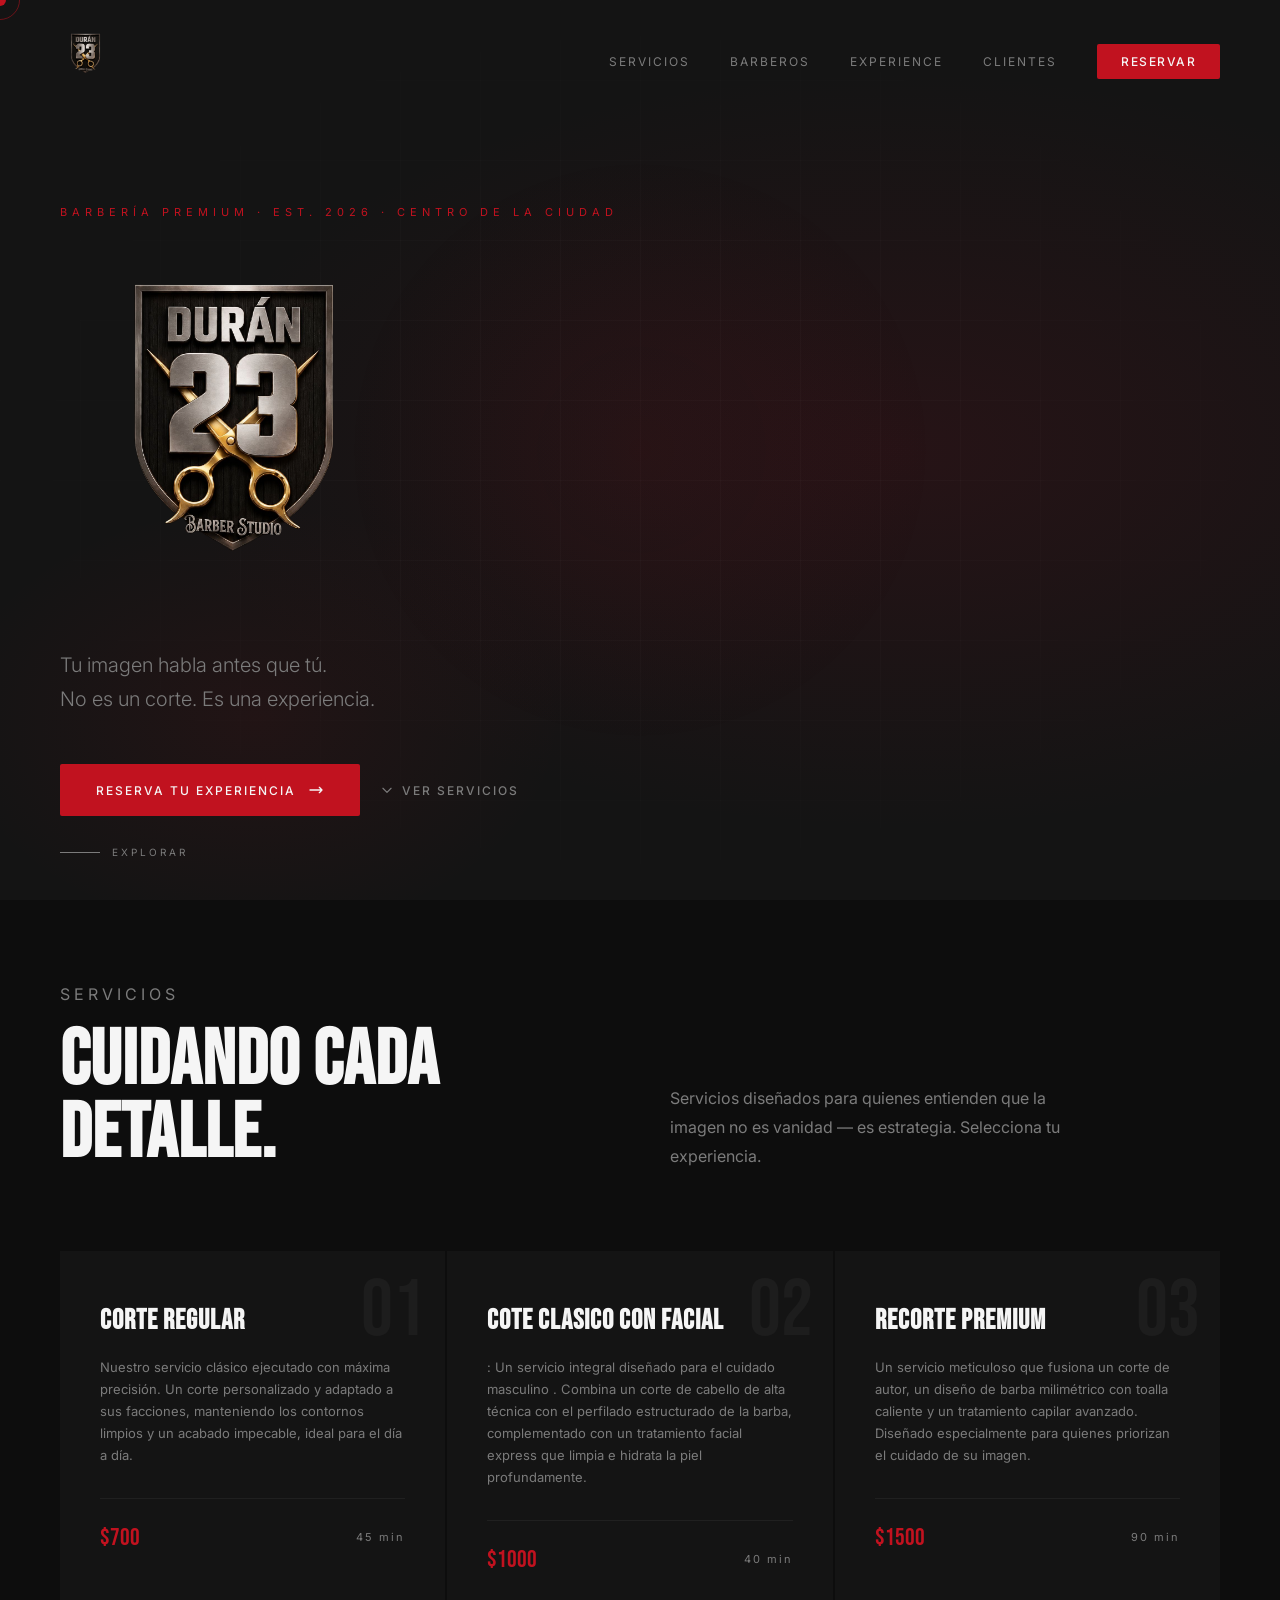
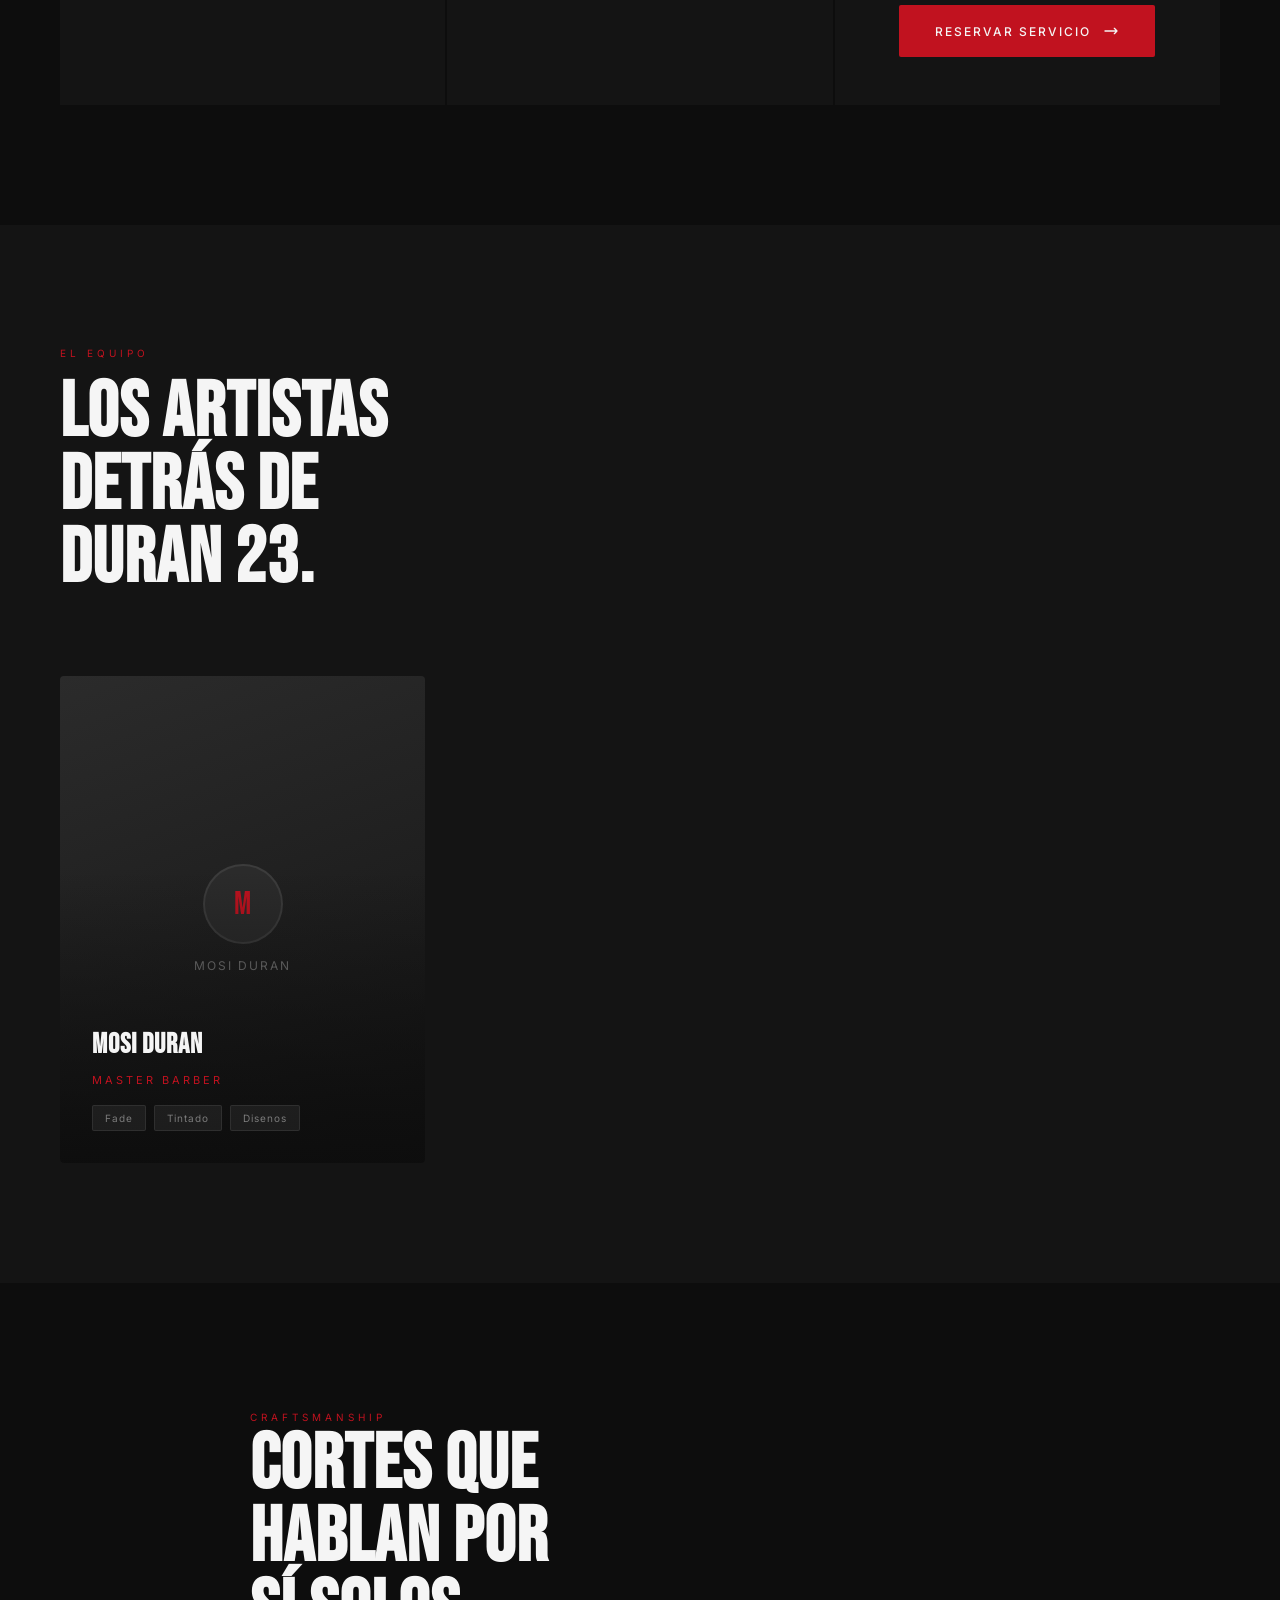
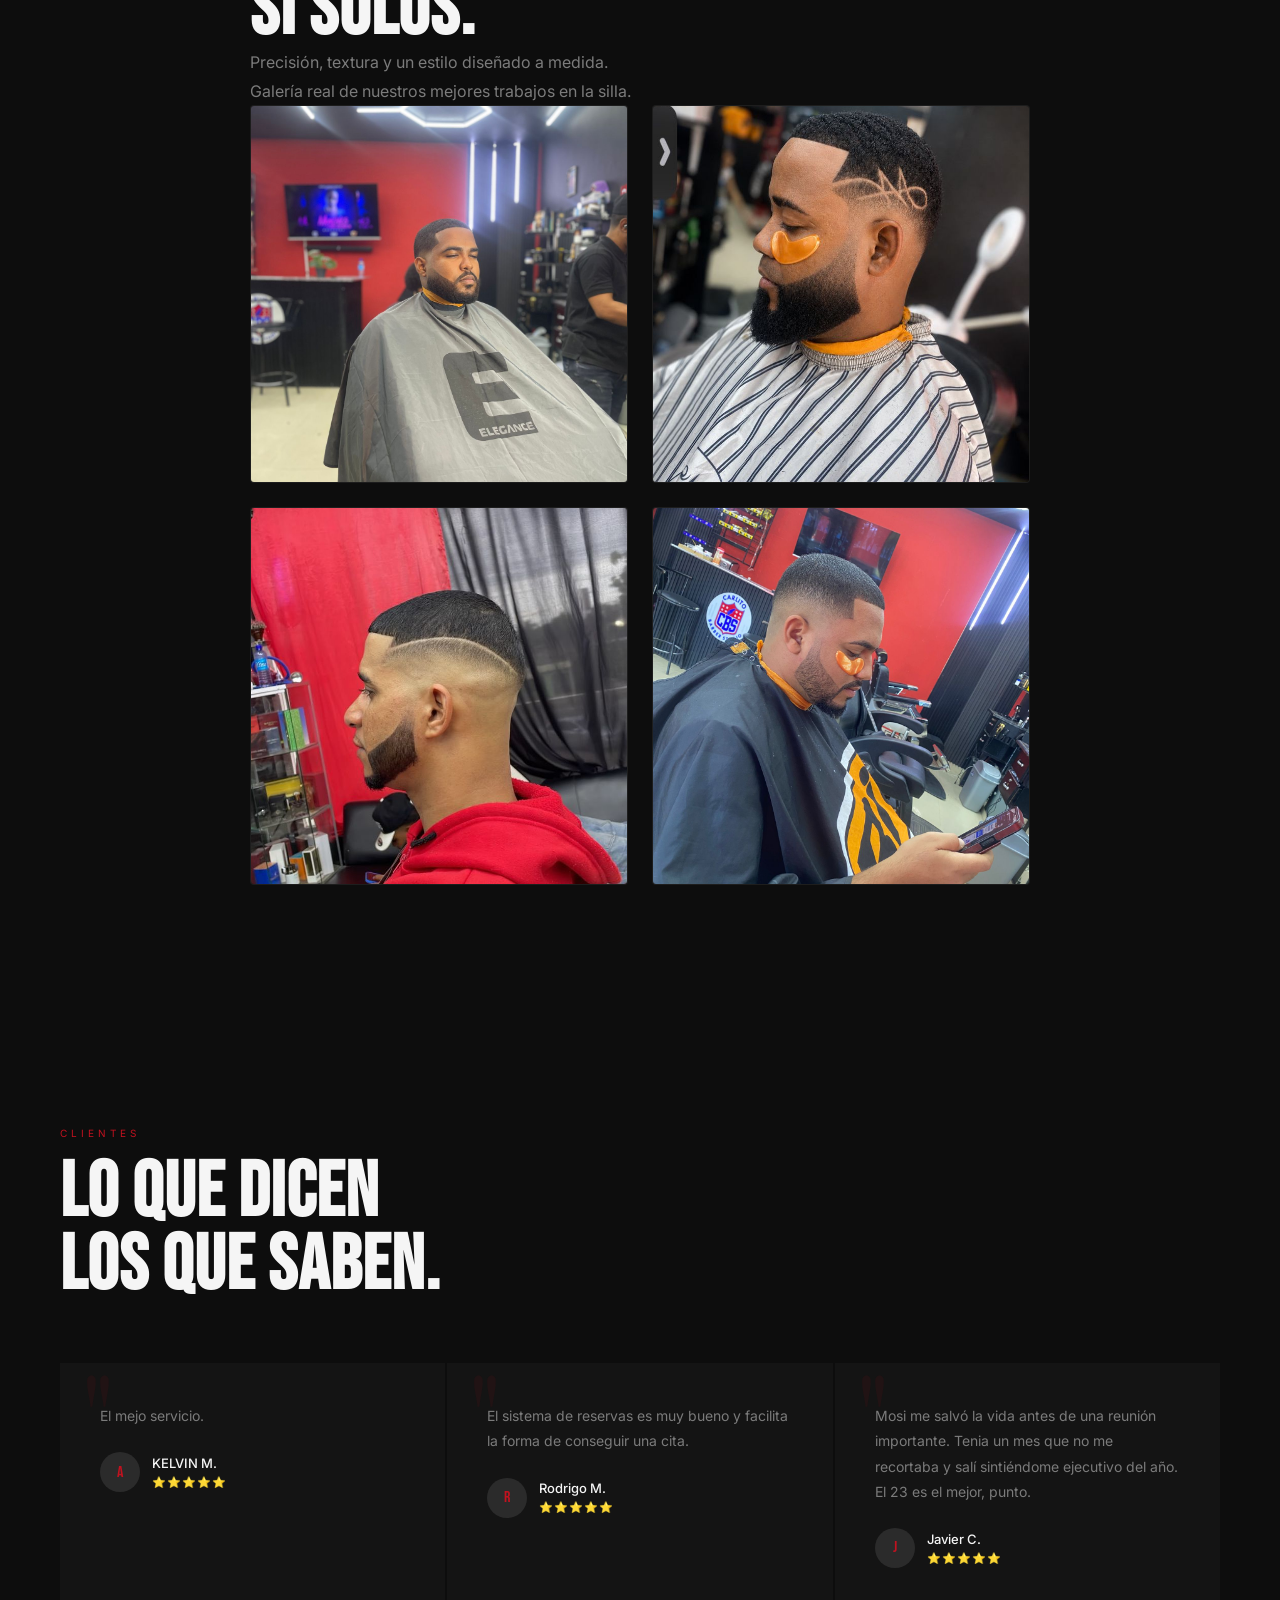
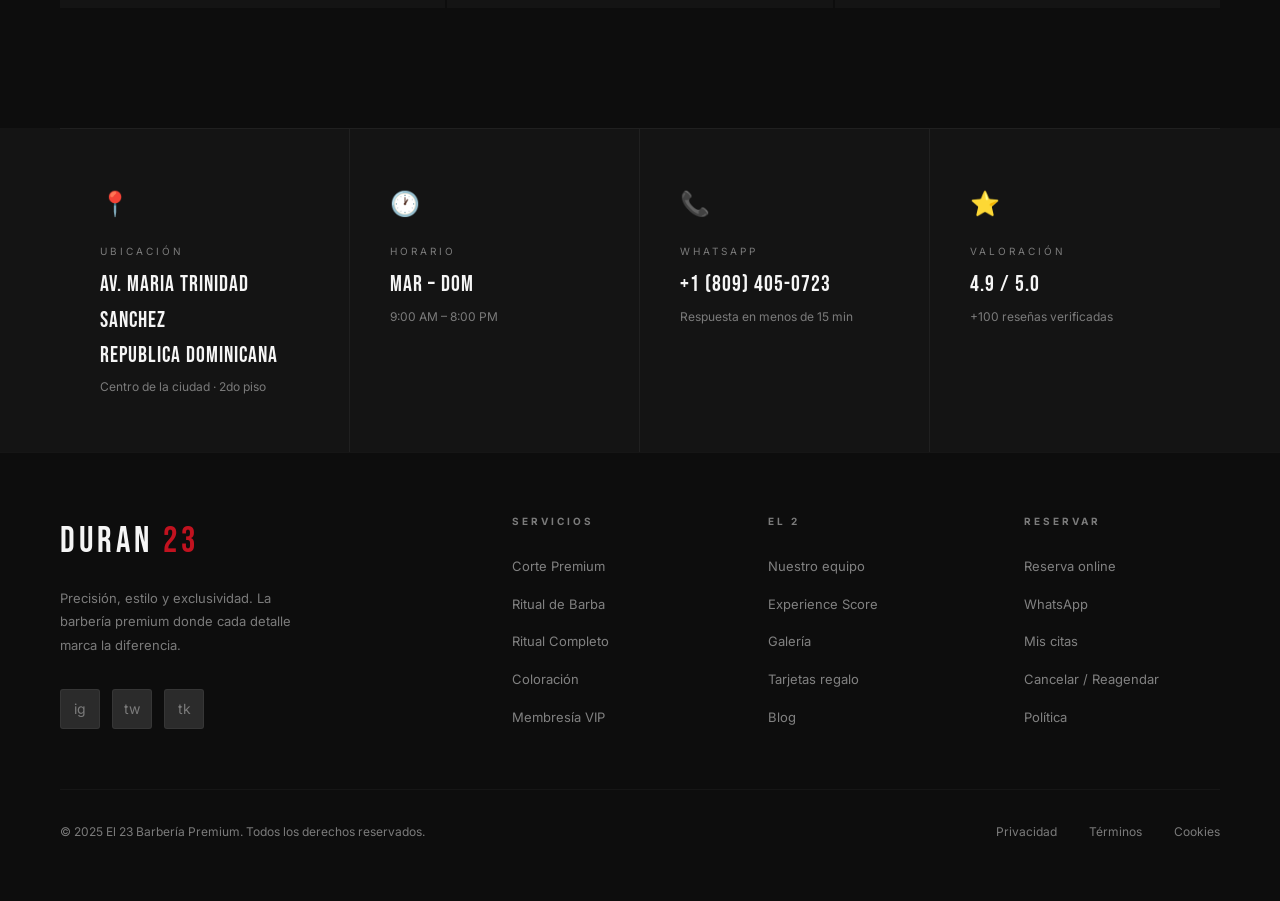
<file: el23.html>
<!DOCTYPE html>
<html lang="es">
<head>
<meta charset="UTF-8" />
<meta name="viewport" content="width=device-width, initial-scale=1.0" />
<title>EL 23 — Barbería Premium</title>
<meta name="description" content="La experiencia de barbería más exclusiva de la ciudad. Reserva tu cita en El 23." />
<link rel="preconnect" href="https://fonts.googleapis.com" />
<link rel="preconnect" href="https://fonts.gstatic.com" crossorigin />
<link href="https://fonts.googleapis.com/css2?family=Bebas+Neue&family=Inter:wght@300;400;500;600&family=Playfair+Display:ital,wght@1,400&display=swap" rel="stylesheet" />
<link rel="stylesheet" href="style.css">
</head>
<body>

<!-- ─── CURSOR ─── -->
<div id="cursor"></div>
<div id="cursor-ring"></div>

<!-- ─── NAV ─── -->
<nav id="nav">
  <a href="#" class="nav-logo"><img src="/Imagenes/Adobe Express - file.png" alt="23 Barber" width="10%" >
  <ul class="nav-links">
    <li><a href="#services">Servicios</a></li>
    <li><a href="#barbers">Barberos</a></li>
    <li><a href="#score">Experience</a></li>
    <li><a href="#testimonials">Clientes</a></li>
    <li><a href="#" class="nav-cta" onclick="openBooking()">Reservar</a></li>
  </ul>
</nav>

<!-- ─── HERO ─── -->
<section id="hero" style="max-width:unset;padding:0;margin:0;">
  <div class="hero-bg"></div>
  <div class="hero-grid"></div>
  <div class="hero-content">
    <p class="hero-eyebrow">Barbería Premium · Est. 2026 · Centro de la Ciudad</p>
    <h1 class="hero-title">
      <img src="/Imagenes/Adobe Express - file.png" alt="23 Barber" width="30%" >
    </h1>
    <p class="hero-sub">Tu imagen habla antes que tú.<br/>No es un corte. Es una experiencia.</p>
    <div class="hero-actions">
      <button class="btn-primary" onclick="openBooking()">
        Reserva tu experiencia
        <svg width="16" height="16" fill="none" viewBox="0 0 24 24" stroke="currentColor" stroke-width="2">
          <path stroke-linecap="round" stroke-linejoin="round" d="M17 8l4 4m0 0l-4 4m4-4H3"/>
        </svg>
      </button>
      <a href="#services" class="btn-ghost">
        <svg width="14" height="14" fill="none" viewBox="0 0 24 24" stroke="currentColor" stroke-width="2">
          <path stroke-linecap="round" stroke-linejoin="round" d="M19 9l-7 7-7-7"/>
        </svg>
        Ver servicios
      </a>
    </div>
  </div>

  

  <div class="scroll-hint">
    <div class="scroll-line"></div>
    <span>Explorar</span>
  </div>
</section>

<!-- ─── SERVICES ─── -->
<section id="services">
  <div class="services-header">
    <div>
      <p class="section-label">Servicios</p>
      <h2 class="section-title">CUIDANDO CADA<br/>DETALLE.</h2>
    </div>
    <p>Servicios diseñados para quienes entienden que la imagen no es vanidad — es estrategia. Selecciona tu experiencia.</p>
  </div>
  <div class="services-grid">
    <div class="service-card reveal">
      <div class="service-num">01</div>
      <h3 class="service-name">CORTE REGULAR</h3>
      <p class="service-desc">Nuestro servicio clásico ejecutado con máxima
         precisión. Un corte personalizado y adaptado a sus facciones, manteniendo los 
        contornos limpios y un acabado impecable, ideal para el día a día.</p>
      <div class="service-meta">
        <span class="service-price">$700</span>
        <span class="service-duration">45 min</span>
      </div>
    </div>
    <div class="service-card reveal reveal-delay-1">
      <div class="service-num">02</div>
      <h3 class="service-name">COTE CLASICO CON FACIAL</h3>
      <p class="service-desc">: Un servicio integral diseñado para el cuidado masculino
        . Combina un corte de cabello de alta técnica con el perfilado
         estructurado de la barba, complementado con un 
        tratamiento facial express que limpia e hidrata la piel profundamente.</p>
      <div class="service-meta">
        <span class="service-price">$1000</span>
        <span class="service-duration">40 min</span>
      </div>
    </div>
    <div class="service-card reveal reveal-delay-2">
      <div class="service-num">03</div>
      <h3 class="service-name">RECORTE PREMIUM</h3>
      <p class="service-desc">Un servicio meticuloso que fusiona un corte de autor, un diseño de
         barba milimétrico con toalla caliente y un tratamiento capilar avanzado.
         Diseñado especialmente para quienes priorizan el cuidado de su imagen.</p>
      <div class="service-meta">
        <span class="service-price">$1500</span>
        <span class="service-duration">90 min</span>
      </div>
    <!-- </div>
    <div class="service-card reveal">
      <div class="service-num">04</div>
      <h3 class="service-name">TINTADO </h3>
      <p class="service-desc">Técnicas avanzadas de coloración, highlights y grises estratégicos. Consulta de imagen incluida.</p>
      <div class="service-meta">
        <span class="service-price">Desde $65</span>
        <span class="service-duration">60–90 min</span>
      </div>
    </div>
    <div class="service-card reveal reveal-delay-1">
      <div class="service-num">05</div>
      <h3 class="service-name">CORE CON DISENO</h3>
      <p class="service-desc">Hidratación profunda, control del cuero cabelludo y fortalecimiento. Ciencia y lujo en un solo tratamiento.</p>
      <div class="service-meta">
        <span class="service-price">$42</span>
        <span class="service-duration">50 min</span>
      </div>
    </div> -->
    
  <div class="service-cta">
    <button class="btn-primary" onclick="openBooking()">
      Reservar servicio
      <svg width="16" height="16" fill="none" viewBox="0 0 24 24" stroke="currentColor" stroke-width="2">
        <path stroke-linecap="round" stroke-linejoin="round" d="M17 8l4 4m0 0l-4 4m4-4H3"/>
      </svg>
    </button>
  </div>
</section>

<!-- ─── BARBERS ─── -->
<div id="barbers" style="background:var(--carbon); padding: 120px 0; max-width:unset;">
<section style="max-width:1400px; margin:0 auto; padding:0 60px;">
  <div class="barbers-header reveal">
    <p class="section-label">El equipo</p>
    <h2 class="section-title">LOS ARTISTAS<br/>DETRÁS DE <br> DURAN 23.</h2>
  </div>
  <div class="barbers-grid">
    <div class="barber-card reveal">
      <div class="barber-placeholder">
        <div class="barber-avatar">M</div>
        <p style="font-size:12px;color:var(--steel);letter-spacing:2px;">MOSI DURAN </p>
      </div>
      <div class="barber-overlay">
        <h3 class="barber-name">MOSI DURAN</h3>
        <p class="barber-title">Master Barber</p>
        <div class="barber-specialties">
          <span class="tag">Fade</span>
          <span class="tag">Tintado</span>
          <span class="tag">Disenos</span>
        </div>
      </div>
    </div>
    <!-- <div class="barber-card reveal reveal-delay-1">
      <div class="barber-placeholder">
        <div class="barber-avatar">D</div>
        <p style="font-size:12px;color:var(--steel);letter-spacing:2px;">DANIEL REYES</p>
      </div>
      <div class="barber-overlay">
        <h3 class="barber-name">DANIEL REYES</h3>
        <p class="barber-title">Senior Stylist</p>
        <div class="barber-specialties">
          <span class="tag">Coloración</span>
          <span class="tag">Diseños</span>
          <span class="tag">Barba</span>
        </div>
      </div>
    </div>
    <div class="barber-card reveal reveal-delay-2">
      <div class="barber-placeholder">
        <div class="barber-avatar">C</div>
        <p style="font-size:12px;color:var(--steel);letter-spacing:2px;">CARLOS VEGA</p>
      </div>
      <div class="barber-overlay">
        <h3 class="barber-name">CARLOS VEGA</h3>
        <p class="barber-title">Blade Specialist</p>
        <div class="barber-specialties">
          <span class="tag">Afeitado</span>
          <span class="tag">Precisión</span>
          <span class="tag">Ritual</span>
        </div>
      </div>
    </div> -->
  </div>
</section>
</div>



<!-- NUEVA SECCION DE CORTES YA REALIZADOS  -->

<section id="gallery" class="work-gallery">
  <div class="gallery-glow"></div>
  
  <div class="gallery-container">
    <div class="gallery-header reveal">
      <span class="section-label">Craftsmanship</span>
      <h2 class="section-title">CORTES QUE<br>HABLAN POR<br>SÍ SOLOS.</h2>
     <p class="gallery-p"> Precisión, textura y un estilo diseñado a medida. Galería real de nuestros mejores trabajos en la silla.</p>
     </div>

    
<div class="gallery-grid">

  <div class="gallery-item">
    <div class="item-image-wrapper">
      <img src="/Imagenes/COUPE 3.jpeg" alt="Buzz Cut with Design" loading="lazy">
      <div class="item-overlay">
        <div class="item-info">
          <span class="item-category">Modern // Lineup</span>
          <h3 class="item-title">LOW FADE</h3>
        </div>
      </div>
    </div>
  </div>

  <div class="gallery-item">
    <div class="item-image-wrapper">
      <img src="/Imagenes/COUPE 1.jpeg" alt="Modern Mullet Texture" loading="lazy">
      <div class="item-overlay">
        <div class="item-info">
          <span class="item-category">Street Style // Mullet</span>
          <h3 class="item-title">DISEÑOS</h3>
        </div>
      </div>
    </div>
  </div>

  <div class="gallery-item">
    <div class="item-image-wrapper">
      <img src="/Imagenes/COUPE 2.jpeg" alt="Descripción del corte" loading="lazy">
      <div class="item-overlay">
        <div class="item-info">
          <span class="item-category">Estilo // Tipo</span>
          <h3 class="item-title">LINEAS PERFECTAS</h3>
        </div>
      </div>
    </div>
  </div>

  <div class="gallery-item">
    <div class="item-image-wrapper">
      <img src="/Imagenes/COUPE 5.jpeg" alt="Descripción del corte" loading="lazy">
      <div class="item-overlay">
        <div class="item-info">
          <span class="item-category">Estilo // Tipo</span>
          <h3 class="item-title">HIHG FADE</h3>
        </div>
      </div>
    </div>
  </div>

</div>


</div>

    </div>
  </div>
</section>

<!-- ─── TESTIMONIALS ─── -->
<section id="testimonials">
  <div class="reveal">
    <p class="section-label">Clientes</p>
    <h2 class="section-title">LO QUE DICEN<br/>LOS QUE SABEN.</h2>
  </div>
  <div class="testimonials-grid">
    <div class="testimonial reveal">
      <p class="t-text">El mejo servicio.</p>
      <div class="t-author">
        <div class="t-avatar">A</div>
        <div>
          <div class="t-name">KELVIN M.</div>
          <div class="t-score">⭐⭐⭐⭐⭐</div>
        </div>
      </div>
    </div>
    <div class="testimonial reveal reveal-delay-1">
      <p class="t-text">El sistema de reservas es muy bueno y facilita la forma de conseguir una cita.</p>
      <div class="t-author">
        <div class="t-avatar">R</div>
        <div>
          <div class="t-name">Rodrigo M.</div>
          <div class="t-score">⭐⭐⭐⭐⭐</div>
        </div>
      </div>
    </div>
    <div class="testimonial reveal reveal-delay-2">
      <p class="t-text">Mosi me salvó la vida antes de una reunión importante. Tenia un mes que no me recortaba y salí sintiéndome ejecutivo del año. El 23 es el mejor, punto.</p>
      <div class="t-author">
        <div class="t-avatar">J</div>
        <div>
          <div class="t-name">Javier C.</div>
          <div class="t-score">⭐⭐⭐⭐⭐</div>
        </div>
      </div>
    </div>
  </div>
</section>

<!-- ─── INFO ─── -->
<div id="info" style="background:var(--carbon); max-width:unset; padding:0 60px;">
<div style="max-width:1400px; margin:0 auto;">
  <div class="info-grid">
    <div class="info-item reveal">
      <div class="info-icon">📍</div>
      <div class="info-label">Ubicación</div>
      <div class="info-value">Av. MARIA TRINIDAD SANCHEZ <br>REPUBLICA DOMINICANA</div>
      <div class="info-detail">Centro de la ciudad · 2do piso</div>
    </div>
    <div class="info-item reveal reveal-delay-1">
      <div class="info-icon">🕐</div>
      <div class="info-label">Horario</div>
      <div class="info-value">MAR – DOM</div>
      <div class="info-detail">9:00 AM – 8:00 PM</div>
    </div>
    <div class="info-item reveal reveal-delay-2">
      <div class="info-icon">📞</div>
      <div class="info-label">WhatsApp</div>
      <div class="info-value">+1 (809) 405-0723</div>
      <div class="info-detail">Respuesta en menos de 15 min</div>
    </div>
    <div class="info-item reveal reveal-delay-3">
      <div class="info-icon">⭐</div>
      <div class="info-label">Valoración</div>
      <div class="info-value">4.9 / 5.0</div>
      <div class="info-detail">+100 reseñas verificadas</div>
    </div>
  </div>
</div>
</div>

<!-- ─── FOOTER ─── -->
<footer>
  <div class="footer-inner">
    <div class="footer-brand">
      <div class="footer-logo">DURAN <span>23</span></div>
      <p class="footer-desc">Precisión, estilo y exclusividad. La barbería premium donde cada detalle marca la diferencia.</p>
      <div class="footer-social">
        <a href="#" class="social-btn">ig</a>
        <a href="#" class="social-btn">tw</a>
        <a href="#" class="social-btn">tk</a>
      </div>
    </div>
    <div class="footer-col">
      <h4>Servicios</h4>
      <ul>
        <li><a href="#">Corte Premium</a></li>
        <li><a href="#">Ritual de Barba</a></li>
        <li><a href="#">Ritual Completo</a></li>
        <li><a href="#">Coloración</a></li>
        <li><a href="#">Membresía VIP</a></li>
      </ul>
    </div>
    <div class="footer-col">
      <h4>El 2</h4>
      <ul>
        <li><a href="#">Nuestro equipo</a></li>
        <li><a href="#">Experience Score</a></li>
        <li><a href="#">Galería</a></li>
        <li><a href="#">Tarjetas regalo</a></li>
        <li><a href="#">Blog</a></li>
      </ul>
    </div>
    <div class="footer-col">
      <h4>Reservar</h4>
      <ul>
        <li><a href="#" onclick="openBooking()">Reserva online</a></li>
        <li><a href="#">WhatsApp</a></li>
        <li><a href="#">Mis citas</a></li>
        <li><a href="#">Cancelar / Reagendar</a></li>
        <li><a href="#">Política</a></li>
      </ul>
    </div>
  </div>
  <div class="footer-bottom">
    <p class="footer-copy">© 2025 El 23 Barbería Premium. Todos los derechos reservados.</p>
    <div class="footer-legal">
      <a href="#">Privacidad</a>
      <a href="#">Términos</a>
      <a href="#">Cookies</a>
    </div>
  </div>
</footer>

<!-- ─── BOOKING MODAL ─── -->
<div id="booking-overlay" onclick="handleOverlayClick(event)">
  <div class="booking-modal">
    <div class="booking-header">
      <h2 class="booking-title">RESERVA TU CITA</h2>
      <button class="booking-close" onclick="closeBooking()">×</button>
    </div>

    <!-- Steps nav -->
    <div class="booking-steps">
      <div class="booking-step active" id="step-nav-1">
        <span class="step-num">1</span>
        <span>Servicio</span>
      </div>
      <div class="booking-step" id="step-nav-2">
        <span class="step-num">2</span>
        <span>Barbero</span>
      </div>
      <div class="booking-step" id="step-nav-3">
        <span class="step-num">3</span>
        <span>Fecha</span>
      </div>
      <div class="booking-step" id="step-nav-4">
        <span class="step-num">4</span>
        <span>Datos</span>
      </div>
      <div class="booking-step" id="step-nav-5">
        <span class="step-num">5</span>
        <span>Confirmación</span>
      </div>
    </div>

    <!-- Body -->
    <div class="booking-body" id="booking-body">

      <!-- Step 1: Service -->
      <div class="step-panel active" id="panel-1">
        <h3 class="step-title">¿Qué experiencia buscas?</h3>
        <p class="step-subtitle">Selecciona uno de nuestros servicios para continuar.</p>
        <div class="service-options">
          <button class="service-option" onclick="selectService(this, 'Corte Premium', '$35', '45 min')">
            <div class="so-name">✂️ Corte Premium</div>
            <div class="so-meta"><span class="so-price">$35</span><span>45 min</span></div>
          </button>
          <button class="service-option" onclick="selectService(this, 'Ritual de Barba', '$28', '40 min')">
            <div class="so-name">🪒 Ritual de Barba</div>
            <div class="so-meta"><span class="so-price">$28</span><span>40 min</span></div>
          </button>
          <button class="service-option" onclick="selectService(this, 'Ritual Completo', '$58', '90 min')">
            <div class="so-name">👑 Ritual Completo</div>
            <div class="so-meta"><span class="so-price">$58</span><span>90 min</span></div>
          </button>
          <button class="service-option" onclick="selectService(this, 'Coloración', 'Desde $65', '60–90 min')">
            <div class="so-name">🎨 Coloración</div>
            <div class="so-meta"><span class="so-price">Desde $65</span><span>60–90 min</span></div>
          </button>
          <button class="service-option" onclick="selectService(this, 'Tratamiento Capilar', '$42', '50 min')">
            <div class="so-name">💆 Tratamiento Capilar</div>
            <div class="so-meta"><span class="so-price">$42</span><span>50 min</span></div>
          </button>
          <button class="service-option" onclick="selectService(this, 'Membresía VIP', '$120/mes', 'Ilimitado')">
            <div class="so-name">💎 Membresía VIP</div>
            <div class="so-meta"><span class="so-price">$120/mes</span><span>Exclusivo</span></div>
          </button>
        </div>
      </div>

      <!-- Step 2: Barber -->
      <div class="step-panel" id="panel-2">
        <h3 class="step-title">Elige a tu artista</h3>
        <p class="step-subtitle">Cada barbero tiene su especialidad. Selecciona el tuyo.</p>
        <div class="barber-options">
          <button class="barber-option" onclick="selectBarber(this, 'Miguel Torres')">
            <div class="bo-avatar">M</div>
            <div class="bo-name">Miguel Torres</div>
            <div class="bo-title">Master Barber</div>
          </button>
          <button class="barber-option" onclick="selectBarber(this, 'Daniel Reyes')">
            <div class="bo-avatar">D</div>
            <div class="bo-name">Daniel Reyes</div>
            <div class="bo-title">Senior Stylist</div>
          </button>
          <button class="barber-option" onclick="selectBarber(this, 'Carlos Vega')">
            <div class="bo-avatar">C</div>
            <div class="bo-name">Carlos Vega</div>
            <div class="bo-title">Blade Specialist</div>
          </button>
          <button class="barber-option" onclick="selectBarber(this, 'Sin preferencia')">
            <div class="bo-avatar" style="font-size:18px;">🎲</div>
            <div class="bo-name">Sin preferencia</div>
            <div class="bo-title">Próximo disponible</div>
          </button>
        </div>
      </div>

      <!-- Step 3: Date/Time -->
      <div class="step-panel" id="panel-3">
        <h3 class="step-title">¿Cuándo te vemos?</h3>
        <p class="step-subtitle">Selecciona fecha y horario disponible.</p>
        <div class="datetime-grid">
          <div class="calendar-mini">
            <div class="cal-header">
              <button class="cal-nav" onclick="prevMonth()">‹</button>
              <span class="cal-month" id="cal-month-label">Junio 2025</span>
              <button class="cal-nav" onclick="nextMonth()">›</button>
            </div>
            <div class="cal-days-header">
              <div class="cal-day-name">L</div>
              <div class="cal-day-name">M</div>
              <div class="cal-day-name">M</div>
              <div class="cal-day-name">J</div>
              <div class="cal-day-name">V</div>
              <div class="cal-day-name">S</div>
              <div class="cal-day-name">D</div>
            </div>
            <div class="cal-days" id="cal-days"></div>
          </div>
          <div class="time-slots">
            <div class="time-slots-title">Horarios disponibles</div>
            <div class="slots-grid">
              <div class="slot available" onclick="selectSlot(this, '9:00 AM')">9:00 AM</div>
              <div class="slot available" onclick="selectSlot(this, '9:45 AM')">9:45 AM</div>
              <div class="slot booked">10:30 AM</div>
              <div class="slot booked">11:15 AM</div>
              <div class="slot available" onclick="selectSlot(this, '12:00 PM')">12:00 PM</div>
              <div class="slot available" onclick="selectSlot(this, '12:45 PM')">12:45 PM</div>
              <div class="slot booked">1:30 PM</div>
              <div class="slot available" onclick="selectSlot(this, '2:15 PM')">2:15 PM</div>
              <div class="slot available" onclick="selectSlot(this, '3:00 PM')">3:00 PM</div>
              <div class="slot booked">3:45 PM</div>
              <div class="slot available" onclick="selectSlot(this, '4:30 PM')">4:30 PM</div>
              <div class="slot available" onclick="selectSlot(this, '5:15 PM')">5:15 PM</div>
              <div class="slot available" onclick="selectSlot(this, '6:00 PM')">6:00 PM</div>
              <div class="slot booked">6:45 PM</div>
              <div class="slot available" onclick="selectSlot(this, '7:30 PM')">7:30 PM</div>
            </div>
          </div>
        </div>
      </div>

      <!-- Step 4: Client info -->
      <div class="step-panel" id="panel-4">
        <h3 class="step-title">Tus datos</h3>
        <p class="step-subtitle">Información de contacto para tu reserva y recordatorio.</p>
        <div class="form-grid">
          <div class="form-field">
            <label class="form-label">Nombre</label>
            <input type="text" class="form-input" id="f-name" placeholder="Tu nombre" />
          </div>
          <div class="form-field">
            <label class="form-label">Apellido</label>
            <input type="text" class="form-input" id="f-last" placeholder="Tu apellido" />
          </div>
          <div class="form-field">
            <label class="form-label">Teléfono / WhatsApp</label>
            <input type="tel" class="form-input" id="f-phone" placeholder="+1 (555) 000-0000" />
          </div>
          <div class="form-field">
            <label class="form-label">Email</label>
            <input type="email" class="form-input" id="f-email" placeholder="tu@email.com" />
          </div>
          <div class="form-field full">
            <label class="form-label">Nota especial (opcional)</label>
            <input type="text" class="form-input" id="f-note" placeholder="Ej: Quiero fade alto, misma referencia de la última vez..." />
          </div>
        </div>
      </div>

      <!-- Step 5: Confirmation -->
      <div class="step-panel" id="panel-5">
        <h3 class="step-title">Confirma tu reserva</h3>
        <p class="step-subtitle">Revisa los detalles antes de confirmar tu experiencia.</p>
        <div class="confirm-summary">
          <div class="confirm-row">
            <span class="confirm-key">Servicio</span>
            <span class="confirm-val" id="c-service">—</span>
          </div>
          <div class="confirm-row">
            <span class="confirm-key">Barbero</span>
            <span class="confirm-val" id="c-barber">—</span>
          </div>
          <div class="confirm-row">
            <span class="confirm-key">Fecha</span>
            <span class="confirm-val" id="c-date">—</span>
          </div>
          <div class="confirm-row">
            <span class="confirm-key">Hora</span>
            <span class="confirm-val" id="c-time">—</span>
          </div>
          <div class="confirm-row">
            <span class="confirm-key">Cliente</span>
            <span class="confirm-val" id="c-client">—</span>
          </div>
          <div class="confirm-row">
            <span class="confirm-key">Duración estimada</span>
            <span class="confirm-val" id="c-duration">—</span>
          </div>
          <div class="confirm-row" style="padding-top:20px; margin-top:8px; border-top: 1px solid rgba(255,255,255,0.08);">
            <span class="confirm-key" style="font-size:16px;">Total</span>
            <span class="confirm-val confirm-total" id="c-total">—</span>
          </div>
        </div>
        <p style="font-size:12px;color:var(--steel);line-height:1.7;">Al confirmar, recibirás un mensaje de WhatsApp con los detalles de tu cita. Cancelaciones con mínimo 3 horas de anticipación.</p>
      </div>

    </div><!-- /booking-body -->

    <!-- Success state -->
    <div class="booking-success" id="booking-success">
      <div class="success-icon">✓</div>
      <h2 class="success-title">¡CITA CONFIRMADA!</h2>
      <p class="success-sub">Te enviamos los detalles por WhatsApp. Nos vemos pronto en El 23.</p>
      <button class="btn-primary" onclick="closeBooking()" style="margin-top:8px;">
        Volver al inicio
        <svg width="16" height="16" fill="none" viewBox="0 0 24 24" stroke="currentColor" stroke-width="2">
          <path stroke-linecap="round" stroke-linejoin="round" d="M5 10l7-7m0 0l7 7m-7-7v18"/>
        </svg>
      </button>
    </div>

    <!-- Footer nav -->
    <div class="booking-footer" id="booking-footer">
      <div class="booking-summary-mini" id="booking-mini-summary">
        <strong id="mini-service">Elige tu servicio</strong>
        <span id="mini-meta">Paso 1 de 5</span>
      </div>
      <div style="display:flex; gap:12px;">
        <button class="btn-ghost" id="btn-back" onclick="prevStep()" style="display:none;">← Atrás</button>
        <button class="btn-primary" id="btn-next" onclick="nextStep()">
          Continuar
          <svg width="14" height="14" fill="none" viewBox="0 0 24 24" stroke="currentColor" stroke-width="2">
            <path stroke-linecap="round" stroke-linejoin="round" d="M17 8l4 4m0 0l-4 4m4-4H3"/>
          </svg>
        </button>
      </div>
    </div>

  </div>
</div>

<script>
// ─── CURSOR ───
const cursor = document.getElementById('cursor');
const cursorRing = document.getElementById('cursor-ring');
let mx = 0, my = 0, rx = 0, ry = 0;

document.addEventListener('mousemove', e => {
  mx = e.clientX; my = e.clientY;
  cursor.style.left = mx + 'px';
  cursor.style.top = my + 'px';
});

function animateRing() {
  rx += (mx - rx) * 0.12;
  ry += (my - ry) * 0.12;
  cursorRing.style.left = rx + 'px';
  cursorRing.style.top = ry + 'px';
  requestAnimationFrame(animateRing);
}
animateRing();

document.querySelectorAll('a, button, .service-card, .barber-card, .service-option, .barber-option, .slot, .cal-day').forEach(el => {
  el.addEventListener('mouseenter', () => {
    cursor.style.transform = 'translate(-50%,-50%) scale(2.5)';
    cursorRing.style.width = '64px';
    cursorRing.style.height = '64px';
  });
  el.addEventListener('mouseleave', () => {
    cursor.style.transform = 'translate(-50%,-50%) scale(1)';
    cursorRing.style.width = '40px';
    cursorRing.style.height = '40px';
  });
});

// ─── NAV SCROLL ───
const nav = document.getElementById('nav');
window.addEventListener('scroll', () => {
  nav.classList.toggle('scrolled', window.scrollY > 60);
});

// ─── SCROLL REVEAL ───
const revealEls = document.querySelectorAll('.reveal');
const io = new IntersectionObserver(entries => {
  entries.forEach(e => { if (e.isIntersecting) { e.target.classList.add('visible'); io.unobserve(e.target); } });
}, { threshold: 0.1 });
revealEls.forEach(el => io.observe(el));

// ─── BOOKING STATE ───
let currentStep = 1;
const totalSteps = 5;
const booking = { service: '', price: '', duration: '', barber: '', date: '', time: '', name: '', email: '' };

function openBooking() {
  document.getElementById('booking-overlay').classList.add('active');
  document.body.style.overflow = 'hidden';
}
function closeBooking() {
  document.getElementById('booking-overlay').classList.remove('active');
  document.body.style.overflow = '';
  // Reset after close
  setTimeout(() => {
    currentStep = 1;
    Object.keys(booking).forEach(k => booking[k] = '');
    document.querySelectorAll('.step-panel').forEach((p,i) => p.classList.toggle('active', i===0));
    document.querySelectorAll('.booking-step').forEach((s,i) => {
      s.classList.toggle('active', i===0);
      s.classList.remove('done');
    });
    document.getElementById('booking-body').style.display = '';
    document.getElementById('booking-success').classList.remove('active');
    document.getElementById('booking-footer').style.display = '';
    document.getElementById('btn-back').style.display = 'none';
    updateMiniSummary();
    // unselect all options
    document.querySelectorAll('.service-option, .barber-option, .slot, .cal-day').forEach(el => el.classList.remove('selected'));
  }, 400);
}
function handleOverlayClick(e) {
  if (e.target === document.getElementById('booking-overlay')) closeBooking();
}

function goToStep(n) {
  currentStep = n;
  document.querySelectorAll('.step-panel').forEach((p, i) => p.classList.toggle('active', i === n - 1));
  document.querySelectorAll('.booking-step').forEach((s, i) => {
    s.classList.remove('active', 'done');
    if (i === n - 1) s.classList.add('active');
    else if (i < n - 1) s.classList.add('done');
  });
  document.getElementById('btn-back').style.display = n > 1 ? 'inline-flex' : 'none';
  document.getElementById('btn-next').textContent = n === totalSteps ? 'Confirmar' : 'Continuar';
  if (n === totalSteps) {
    // populate summary
    document.getElementById('c-service').textContent = booking.service || '—';
    document.getElementById('c-barber').textContent = booking.barber || '—';
    document.getElementById('c-date').textContent = booking.date || '—';
    document.getElementById('c-time').textContent = booking.time || '—';
    document.getElementById('c-total').textContent = booking.price || '—';
    document.getElementById('c-duration').textContent = booking.duration || '—';
    const name = document.getElementById('f-name').value + ' ' + document.getElementById('f-last').value;
    document.getElementById('c-client').textContent = name.trim() || '—';
    // rebuild next button with SVG
    const btn = document.getElementById('btn-next');
    btn.innerHTML = 'Confirmar <svg width="14" height="14" fill="none" viewBox="0 0 24 24" stroke="currentColor" stroke-width="2"><path stroke-linecap="round" stroke-linejoin="round" d="M5 13l4 4L19 7"/></svg>';
  }
  updateMiniSummary();
  document.querySelector('.booking-body').scrollTop = 0;
}

function nextStep() {
  if (currentStep === totalSteps) {
    // Submit
    document.getElementById('booking-body').style.display = 'none';
    document.getElementById('booking-footer').style.display = 'none';
    document.getElementById('booking-success').classList.add('active');
    return;
  }
  if (currentStep < totalSteps) goToStep(currentStep + 1);
}
function prevStep() {
  if (currentStep > 1) goToStep(currentStep - 1);
}

function updateMiniSummary() {
  const svc = document.getElementById('mini-service');
  const meta = document.getElementById('mini-meta');
  svc.textContent = booking.service || 'Elige tu servicio';
  meta.textContent = `Paso ${currentStep} de ${totalSteps}` + (booking.price ? ` · ${booking.price}` : '');
}

// Service selection
function selectService(btn, name, price, duration) {
  document.querySelectorAll('.service-option').forEach(b => b.classList.remove('selected'));
  btn.classList.add('selected');
  booking.service = name; booking.price = price; booking.duration = duration;
  updateMiniSummary();
  setTimeout(() => goToStep(2), 300);
}

// Barber selection
function selectBarber(btn, name) {
  document.querySelectorAll('.barber-option').forEach(b => b.classList.remove('selected'));
  btn.classList.add('selected');
  booking.barber = name;
  updateMiniSummary();
  setTimeout(() => goToStep(3), 300);
}

// Slot selection
function selectSlot(el, time) {
  document.querySelectorAll('.slot.available').forEach(s => s.classList.remove('selected'));
  el.classList.add('selected');
  booking.time = time;
  updateMiniSummary();
}

// ─── MINI CALENDAR ───
let calDate = new Date(2025, 5, 1); // June 2025

function renderCal() {
  const months = ['Enero','Febrero','Marzo','Abril','Mayo','Junio','Julio','Agosto','Septiembre','Octubre','Noviembre','Diciembre'];
  document.getElementById('cal-month-label').textContent = `${months[calDate.getMonth()]} ${calDate.getFullYear()}`;
  const grid = document.getElementById('cal-days');
  grid.innerHTML = '';
  const firstDay = new Date(calDate.getFullYear(), calDate.getMonth(), 1).getDay();
  const offset = firstDay === 0 ? 6 : firstDay - 1; // Mon-based
  const daysInMonth = new Date(calDate.getFullYear(), calDate.getMonth() + 1, 0).getDate();
  const today = new Date();
  for (let i = 0; i < offset; i++) {
    const d = document.createElement('div');
    d.className = 'cal-day empty';
    grid.appendChild(d);
  }
  for (let d = 1; d <= daysInMonth; d++) {
    const el = document.createElement('div');
    const dt = new Date(calDate.getFullYear(), calDate.getMonth(), d);
    const isPast = dt < new Date(today.getFullYear(), today.getMonth(), today.getDate());
    const isSun = dt.getDay() === 0;
    if (isPast || isSun) {
      el.className = 'cal-day';
      el.style.opacity = '0.2';
      el.textContent = d;
    } else {
      el.className = 'cal-day available';
      if (dt.toDateString() === today.toDateString()) el.classList.add('today');
      el.textContent = d;
      el.addEventListener('click', () => {
        document.querySelectorAll('.cal-day').forEach(c => c.classList.remove('selected'));
        el.classList.add('selected');
        booking.date = `${d} ${months[calDate.getMonth()]} ${calDate.getFullYear()}`;
        updateMiniSummary();
      });
    }
    grid.appendChild(el);
  }
}

function prevMonth() {
  calDate = new Date(calDate.getFullYear(), calDate.getMonth() - 1, 1);
  renderCal();
}
function nextMonth() {
  calDate = new Date(calDate.getFullYear(), calDate.getMonth() + 1, 1);
  renderCal();
}

renderCal();
</script>
</body>
</html>
</file>
<file: style.css>
/* ─── TOKENS ─── */
:root {
  --black:      #0D0D0D;
  --carbon:     #141414;
  --graphite:   #2B2B2B;
  --steel:      #7B7B7B;
  --white:      #F5F5F5;
  --red:        #C1121F;
  --wine:       #7A1020;
  --red-glow:   rgba(193,18,31,0.15);
  --red-glow2:  rgba(193,18,31,0.06);

  --font-display: 'Bebas Neue', sans-serif;
  --font-serif:   'Playfair Display', serif;
  --font-body:    'Inter', sans-serif;

  --ease-out: cubic-bezier(0.16, 1, 0.3, 1);
  --ease-in-out: cubic-bezier(0.87, 0, 0.13, 1);
}

*, *::before, *::after { box-sizing: border-box; margin: 0; padding: 0; }

html { scroll-behavior: smooth; }

body {
  background: var(--black);
  color: var(--white);
  font-family: var(--font-body);
  font-size: 16px;
  line-height: 1.6;
  overflow-x: hidden;
  cursor: none;
}

/* ─── CUSTOM CURSOR ─── */
#cursor {
  position: fixed;
  width: 12px; height: 12px;
  background: var(--red);
  border-radius: 50%;
  pointer-events: none;
  z-index: 9999;
  transition: transform 0.15s var(--ease-out), opacity 0.3s;
  transform: translate(-50%, -50%);
}
#cursor-ring {
  position: fixed;
  width: 40px; height: 40px;
  border: 1px solid rgba(193,18,31,0.5);
  border-radius: 50%;
  pointer-events: none;
  z-index: 9998;
  transition: transform 0.4s var(--ease-out), width 0.3s, height 0.3s, opacity 0.3s;
  transform: translate(-50%, -50%);
}
body:hover #cursor { opacity: 1; }

/* ─── NAV ─── */
nav {
  position: fixed;
  top: 0; left: 0; right: 0;
  z-index: 100;
  display: flex;
  align-items: center;
  justify-content: space-between;
  padding: 28px 60px;
  transition: background 0.4s, padding 0.4s;
}
nav.scrolled {
  background: rgba(13,13,13,0.92);
  -webkit-backdrop-filter: blur();
  backdrop-filter: blur(20px);
  padding: 18px 60px;
  border-bottom: 1px solid rgba(255,255,255,0.05);
}
.nav-logo {
  font-family: var(--font-display);
  font-size: 28px;
  letter-spacing: 4px;
  color: var(--white);
  text-decoration: none;
}
.nav-logo span { color: var(--red); }
.nav-links { display: flex; gap: 40px; list-style: none; }
.nav-links a {
  color: var(--steel);
  text-decoration: none;
  font-size: 12px;
  letter-spacing: 2px;
  text-transform: uppercase;
  transition: color 0.3s;
}
.nav-links a:hover { color: var(--white); }
.nav-cta {
  background: var(--red);
  color: var(--white) !important;
  padding: 10px 24px;
  border-radius: 2px;
  font-weight: 500;
  letter-spacing: 1.5px !important;
  transition: background 0.3s !important;
}
.nav-cta:hover { background: #a00e18 !important; color: var(--white) !important; }

/* ─── HERO ─── */
#hero {
  position: relative;
  min-height: 100vh;
  display: flex;
  align-items: center;
  overflow: hidden;
}
.hero-bg {
  position: absolute;
  inset: 0;
  background:
    radial-gradient(ellipse 80% 60% at 70% 50%, rgba(122,16,32,0.18) 0%, transparent 70%),
    radial-gradient(ellipse 40% 40% at 20% 80%, rgba(193,18,31,0.08) 0%, transparent 60%),
    var(--carbon);
}
.hero-grid {
  position: absolute;
  inset: 0;
  background-image:
    linear-gradient(rgba(255,255,255,0.02) 1px, transparent 1px),
    linear-gradient(90deg, rgba(255,255,255,0.02) 1px, transparent 1px);
  background-size: 80px 80px;
  -webkit-mask-image: radial-gradient(ellipse at center, black 30%, transparent 80%);
  mask-image: radial-gradient(ellipse at center, black 30%, transparent 80%);
}
.hero-content {
  position: relative;
  z-index: 2;
  padding: 0 60px;
  max-width: 1400px;
  margin: 0 auto;
  width: 100%;
  padding-top: 120px;
}
.hero-eyebrow {
  font-size: 11px;
  letter-spacing: 5px;
  text-transform: uppercase;
  color: var(--red);
  margin-bottom: 24px;
  opacity: 0;
  animation: fadeUp 1s var(--ease-out) 0.3s forwards;
}
.hero-title {
  font-family: var(--font-display);
  font-size: clamp(80px, 12vw, 180px);
  line-height: 0.9;
  letter-spacing: -2px;
  margin-bottom: 32px;
  opacity: 0;
  animation: fadeUp 1s var(--ease-out) 0.5s forwards;
}
.hero-title .num {
  display: block;
  color: transparent;
  -webkit-text-stroke: 1px rgba(245,245,245,0.15);
  font-size: clamp(120px, 20vw, 280px);
  line-height: 0.8;
  position: relative;
}
.hero-title .num::after {
  content: "DUR";
  position: absolute;
  left: 0; top: 0;
  color: var(--white);
  -webkit-text-stroke: 0;
  clip-path: polygon(0 0, 60% 0, 60% 100%, 0 100%);
}
.hero-sub {
  font-size: clamp(16px, 2vw, 20px);
  color: var(--steel);
  font-weight: 300;
  max-width: 440px;
  line-height: 1.7;
  margin-bottom: 48px;
  opacity: 0;
  animation: fadeUp 1s var(--ease-out) 0.7s forwards;
}
.hero-actions {
  display: flex;
  gap: 20px;
  align-items: center;
  opacity: 0;
  animation: fadeUp 1s var(--ease-out) 0.9s forwards;
}
.btn-primary {
  display: inline-flex;
  align-items: center;
  gap: 12px;
  background: var(--red);
  color: var(--white);
  text-decoration: none;
  padding: 18px 36px;
  font-size: 12px;
  letter-spacing: 2px;
  text-transform: uppercase;
  font-weight: 500;
  border-radius: 2px;
  transition: background 0.3s, transform 0.3s;
  cursor: none;
  border: none;
  font-family: var(--font-body);
}
.btn-primary:hover { background: #a00e18; transform: translateY(-2px); }
.btn-primary svg { transition: transform 0.3s; }
.btn-primary:hover svg { transform: translateX(4px); }
.btn-ghost {
  display: inline-flex;
  align-items: center;
  gap: 8px;
  color: var(--steel);
  text-decoration: none;
  font-size: 12px;
  letter-spacing: 2px;
  text-transform: uppercase;
  font-weight: 500;
  transition: color 0.3s;
  cursor: none;
  background: none;
  border: none;
  font-family: var(--font-body);
}
.btn-ghost:hover { color: var(--white); }

.hero-score-badge {
  position: absolute;
  right: 60px;
  bottom: 80px;
  background: rgba(20,20,20,0.8);
  border: 1px solid rgba(255,255,255,0.06);
  border-radius: 16px;
  padding: 24px 28px;
  opacity: 0;
  animation: fadeUp 1s var(--ease-out) 1.2s forwards;
}
.badge-label {
  font-size: 10px;
  letter-spacing: 3px;
  text-transform: uppercase;
  color: var(--steel);
  margin-bottom: 12px;
}
.badge-score {
  font-family: var(--font-display);
  font-size: 48px;
  color: var(--red);
  line-height: 1;
  margin-bottom: 4px;
}
.badge-desc { font-size: 11px; color: var(--steel); }
.badge-bar {
  width: 100%;
  height: 2px;
  background: var(--graphite);
  border-radius: 2px;
  margin-top: 16px;
  overflow: hidden;
}
.badge-bar-fill {
  height: 100%;
  width: 73%;
  background: linear-gradient(90deg, var(--wine), var(--red));
  border-radius: 2px;
  animation: barFill 1.5s var(--ease-out) 1.8s both;
}
@keyframes barFill { from { width: 0; } to { width: 73%; } }

/* ─── SCROLL INDICATOR ─── */
.scroll-hint {
  position: absolute;
  bottom: 40px; left: 60px;
  display: flex;
  align-items: center;
  gap: 12px;
  opacity: 0;
  animation: fadeUp 1s var(--ease-out) 1.4s forwards;
}
.scroll-line {
  width: 40px; height: 1px;
  background: var(--steel);
  position: relative;
  overflow: hidden;
}
.scroll-line::after {
  content: '';
  position: absolute;
  top: 0; left: -100%;
  width: 100%; height: 100%;
  background: var(--red);
  animation: lineSlide 2s ease-in-out infinite;
}
@keyframes lineSlide { 0%,100%{left:-100%} 50%{left:100%} }
.scroll-hint span { font-size: 10px; letter-spacing: 3px; text-transform: uppercase; color: var(--steel); }

/* ─── SECTIONS BASE ─── */
section { padding: 120px 60px; max-width: 1400px; margin: 0 auto; }
.section-label {
  font-size: 10px;
  letter-spacing: 4px;
  text-transform: uppercase;
  color: var(--red);
  margin-bottom: 16px;
}
.section-title {
  font-family: var(--font-display);
  font-size: clamp(40px, 6vw, 80px);
  line-height: 0.95;
  letter-spacing: 1px;
}

/* ─── SERVICES ─── */
#services { padding-top: 80px; }
.services-header {
  display: grid;
  grid-template-columns: 1fr 1fr;
  gap: 60px;
  align-items: end;
  margin-bottom: 80px;
}
.services-header p {
  color: var(--steel);
  font-size: 16px;
  line-height: 1.8;
  max-width: 400px;
  align-self: end;
}
.services-grid {
  display: grid;
  grid-template-columns: repeat(3, 1fr);
  gap: 2px;
}
.service-card {
  background: var(--carbon);
  padding: 48px 40px;
  position: relative;
  overflow: hidden;
  transition: background 0.4s;
  cursor: none;
}
.service-card::before {
  content: '';
  position: absolute;
  bottom: 0; left: 0;
  width: 100%; height: 2px;
  background: linear-gradient(90deg, var(--red), transparent);
  transform: scaleX(0);
  transform-origin: left;
  transition: transform 0.4s var(--ease-out);
}
.service-card:hover::before { transform: scaleX(1); }
.service-card:hover { background: var(--graphite); }
.service-num {
  font-family: var(--font-display);
  font-size: 80px;
  color: rgba(255,255,255,0.04);
  line-height: 1;
  position: absolute;
  right: 20px; top: 20px;
  transition: color 0.4s;
}
.service-card:hover .service-num { color: rgba(193,18,31,0.08); }
.service-icon { font-size: 24px; margin-bottom: 24px; }
.service-name {
  font-family: var(--font-display);
  font-size: 28px;
  letter-spacing: 1px;
  margin-bottom: 12px;
}
.service-desc { font-size: 13px; color: var(--steel); line-height: 1.7; margin-bottom: 32px; }
.service-meta {
  display: flex;
  justify-content: space-between;
  align-items: center;
  border-top: 1px solid rgba(255,255,255,0.05);
  padding-top: 20px;
}
.service-price {
  font-family: var(--font-display);
  font-size: 24px;
  color: var(--red);
}
.service-duration { font-size: 11px; letter-spacing: 2px; color: var(--steel); }
.service-cta {
  grid-column: 1 / -1;
  display: flex;
  justify-content: center;
  margin-top: 48px;
}

/* ─── BARBERS ─── */
#barbers { background: var(--carbon); padding: 120px 60px; max-width: unset; }
#barbers > div { max-width: 1400px; margin: 0 auto; }
.barbers-header { margin-bottom: 80px; }
.barbers-grid { display: grid; grid-template-columns: repeat(3, 1fr); gap: 32px; }
.barber-card {
  position: relative;
  overflow: hidden;
  border-radius: 4px;
  cursor: none;
}
.barber-img {
  width: 100%;
  aspect-ratio: 3/4;
  object-fit: cover;
  display: block;
  transition: transform 0.6s var(--ease-out);
}
.barber-card:hover .barber-img { transform: scale(1.05); }
.barber-placeholder {
  width: 100%;
  aspect-ratio: 3/4;
  background: linear-gradient(160deg, var(--graphite), var(--carbon));
  display: flex;
  flex-direction: column;
  align-items: center;
  justify-content: center;
  gap: 12px;
  transition: transform 0.6s var(--ease-out);
}
.barber-card:hover .barber-placeholder { transform: scale(1.03); }
.barber-avatar {
  width: 80px; height: 80px;
  border-radius: 50%;
  background: var(--graphite);
  border: 2px solid rgba(255,255,255,0.08);
  display: flex;
  align-items: center;
  justify-content: center;
  font-family: var(--font-display);
  font-size: 32px;
  color: var(--red);
}
.barber-overlay {
  position: absolute;
  inset: 0;
  background: linear-gradient(to top, rgba(13,13,13,0.95) 0%, transparent 60%);
  display: flex;
  flex-direction: column;
  justify-content: flex-end;
  padding: 32px;
}
.barber-name {
  font-family: var(--font-display);
  font-size: 28px;
  letter-spacing: 1px;
  margin-bottom: 4px;
}
.barber-title { font-size: 11px; letter-spacing: 3px; color: var(--red); text-transform: uppercase; margin-bottom: 16px; }
.barber-specialties { display: flex; gap: 8px; flex-wrap: wrap; }
.tag {
  font-size: 10px;
  letter-spacing: 1px;
  background: rgba(255,255,255,0.06);
  border: 1px solid rgba(255,255,255,0.08);
  padding: 4px 12px;
  border-radius: 2px;
  color: var(--steel);
}

/* ─── WORK GALLERY (EL 23 DARK STYLE) ─── */



/* El resplandor rojo de fondo característico */
.gallery-glow {
  position: absolute;
  top: 50%;
  left: 50%;
  transform: translate(-50%, -50%);
  width: 600px;
  height: 600px;
  background: radial-gradient(circle, rgba(193, 18, 31, 0.05) 0%, transparent 70%);
  pointer-events: none;
}

.gallery-container {
  max-width: 900px; /* Cambia el valor que tengas (ej. 1400px) por 900px o 850px */
  margin: 0 auto;
  padding: 0 60px;
  position: relative;
  z-index: 2;
}


/* El Grid que respeta tus clases HTML */
.gallery-grid {
  display: grid;
  grid-template-columns: repeat(2, 1fr);
  gap: 24px;
}

.gallery-p {
    color: var(--steel);
  font-size: 16px;
  line-height: 1.8;
  max-width: 400px;
  align-self: auto;
}


/* Estilo de Tarjeta Tipo Caja/Servicio de tu imagen */
.gallery-item {
  background: #111111; /* Fondo de tarjeta sutilmente más claro que el fondo general */
border: 1px solid rgba(255, 255, 255, 0.05); /*   El borde fino y elegante */
  border-radius: 4px; /* Esquinas ligeramente suavizadas, no exageradas */
  overflow: hidden;
  position: relative;
  transition: border-color 0.4s ease, transform 0.4s ease;
}

/* Variación para el ítem destacado si quieres que emule la tarjeta VIP roja */
.gallery-item.item-tall {
  border-color: rgba(193, 18, 31, 0.2); /* Borde sutil rojo en la imagen principal */
}

/* Envoltorio de la imagen y proporciones */
.item-image-wrapper {
  position: relative;
  width: 100%;
  height: 100%;
  aspect-ratio: 1 / 1;
  
}

/* Mantenemos tus proporciones asimétricas intactas */
.gallery-item.item-tall .item-image-wrapper {
  aspect-ratio: 1 / 1.6; /* Proporción vertical estilizada */
}

.gallery-item.item-wide .item-image-wrapper {
  aspect-ratio: 16 / 7; /* Proporción panorámica limpia */
}

.item-image-wrapper img {
  width: 100%;
  height: 100%;
  max-width: 100%; /* Clave: impide que la imagen use su tamaño gigante original */
  object-fit: cover; /* Recorta los excesos sin deformar el corte */
  display: block;
}


/* Capa de información integrada de manera premium */
.item-overlay {
  position: absolute;
  inset: 0;
  background: linear-gradient(to top, rgba(10, 10, 10, 0.9) 0%, rgba(10, 10, 10, 0.2) 60%, transparent 100%);
  display: flex;
  align-items: flex-end;
  padding: 30px;
  opacity: 0; /* Oculto por defecto en desktop para limpiar la visual */
  transition: opacity 0.4s ease;
}

.item-info {
  transform: translateY(10px);
  transition: transform 0.4s ease;
}

.item-category {
  font-family: monospace;
  font-size: 0.75rem;
  color: #C1121F;
  text-transform: uppercase;
  letter-spacing: 2px;
  display: block;
  margin-bottom: 6px;
}



/* Interacciones Senior en Hover */
.gallery-item:hover {
  border-color: rgba(193, 18, 31, 0.6); /* El borde se ilumina en rojo como el botón de reservar */
  transform: translateY(-2px);
}

.gallery-item:hover img {
  transform: scale(1.02);
  filter: brightness(1); /* La imagen cobra vida al pasar el cursor */
}

.gallery-item:hover .item-overlay {
  opacity: 1;
}

.gallery-item:hover .item-info {
  transform: translateY(0);
}

/* ─── AJUSTES RESPONSIVOS ─── */
@media (max-width: 1024px) {
  .gallery-container {
    padding: 0 40px;
  }
    
}

@media (max-width: 768px) {
  .work-gallery {
    padding: 80px 0;
  }
  
 .gallery-container {
    padding: 0 24px;
  }
  
  .gallery-grid {
    grid-template-columns: 1fr; /* Una sola columna en móvil para fluidez */
    gap: 16px;
  }
  
  .gallery-item.item-wide {
    grid-column: span 1;
  }
  
  /* Forzamos proporciones simétricas idénticas en móvil para mejor legibilidad */
  .item-image-wrapper,
  .gallery-item.item-tall .item-image-wrapper,
  .gallery-item.item-wide .item-image-wrapper {
    aspect-ratio: 4 / 5;
  }
  
  /* En móviles el texto se queda fijo para no perder la información */
  .item-overlay {
    opacity: 1;
    padding: 20px;
  }
  
  .item-info {
    transform: translateY(0);
  }
}

/* ─── TESTIMONIALS ─── */
#testimonials { padding: 120px 60px; }
.testimonials-grid { display: grid; grid-template-columns: repeat(3, 1fr); gap: 2px; margin-top: 60px; }
.testimonial {
  background: var(--carbon);
  padding: 40px;
  position: relative;
  overflow: hidden;
}
.testimonial::before {
  content: '"';
  font-family: var(--font-serif);
  font-size: 120px;
  color: rgba(193,18,31,0.08);
  position: absolute;
  top: -10px; left: 20px;
  line-height: 1;
}
.t-text {
  font-size: 14px;
  color: var(--steel);
  line-height: 1.8;
  margin-bottom: 24px;
  position: relative;
}
.t-author { display: flex; align-items: center; gap: 12px; }
.t-avatar {
  width: 40px; height: 40px;
  border-radius: 50%;
  background: var(--graphite);
  display: flex; align-items: center; justify-content: center;
  font-family: var(--font-display);
  font-size: 16px;
  color: var(--red);
  flex-shrink: 0;
}
.t-name { font-size: 13px; font-weight: 500; }
.t-score { font-size: 11px; color: var(--red); letter-spacing: 1px; }

/* ─── BOOKING MODAL ─── */
#booking-overlay {
  position: fixed;
  inset: 0;
  z-index: 200;
  background: rgba(0,0,0,0.85);
  display: none;
  align-items: center;
  justify-content: center;
}
#booking-overlay.active { display: flex; }
.booking-modal {
  background: var(--carbon);
  border: 1px solid rgba(255,255,255,0.06);
  border-radius: 8px;
  width: min(780px, 95vw);
  max-height: 90vh;
  overflow: hidden;
  display: flex;
  flex-direction: column;
  animation: modalIn 0.5s var(--ease-out);
}
@keyframes modalIn {
  from { opacity: 0; transform: translateY(24px) scale(0.97); }
  to   { opacity: 1; transform: none; }
}
.booking-header {
  padding: 32px 40px;
  border-bottom: 1px solid rgba(255,255,255,0.05);
  display: flex;
  align-items: center;
  justify-content: space-between;
  flex-shrink: 0;
}
.booking-title { font-family: var(--font-display); font-size: 28px; letter-spacing: 1px; }
.booking-close {
  width: 40px; height: 40px;
  border-radius: 50%;
  background: rgba(255,255,255,0.04);
  border: 1px solid rgba(255,255,255,0.06);
  display: flex; align-items: center; justify-content: center;
  cursor: none;
  color: var(--steel);
  font-size: 20px;
  transition: background 0.3s, color 0.3s;
}
.booking-close:hover { background: var(--red); color: var(--white); }
.booking-steps {
  display: flex;
  padding: 0 40px;
  gap: 0;
  border-bottom: 1px solid rgba(255,255,255,0.05);
  flex-shrink: 0;
}
.booking-step {
  flex: 1;
  display: flex;
  align-items: center;
  gap: 10px;
  padding: 20px 0;
  font-size: 11px;
  letter-spacing: 1.5px;
  text-transform: uppercase;
  color: var(--steel);
  border-bottom: 2px solid transparent;
  transition: color 0.3s, border-color 0.3s;
}
.booking-step.active { color: var(--white); border-color: var(--red); }
.booking-step.done { color: var(--red); }
.step-num {
  width: 24px; height: 24px;
  border-radius: 50%;
  background: rgba(255,255,255,0.06);
  display: flex; align-items: center; justify-content: center;
  font-size: 10px;
  font-weight: 600;
  flex-shrink: 0;
  transition: background 0.3s, color 0.3s;
}
.booking-step.active .step-num { background: var(--red); color: var(--white); }
.booking-step.done .step-num { background: rgba(193,18,31,0.2); color: var(--red); }
.booking-body {
  flex: 1;
  overflow-y: auto;
  padding: 40px;
}
.booking-body::-webkit-scrollbar { width: 4px; }
.booking-body::-webkit-scrollbar-track { background: transparent; }
.booking-body::-webkit-scrollbar-thumb { background: var(--graphite); border-radius: 4px; }

.step-panel { display: none; }
.step-panel.active { display: block; }

.step-title { font-family: var(--font-display); font-size: 22px; margin-bottom: 8px; letter-spacing: 1px; }
.step-subtitle { font-size: 13px; color: var(--steel); margin-bottom: 32px; }

/* Services choice */
.service-options { display: grid; grid-template-columns: 1fr 1fr; gap: 12px; }
.service-option {
  padding: 20px 24px;
  background: var(--graphite);
  border: 2px solid transparent;
  border-radius: 4px;
  cursor: none;
  transition: border-color 0.3s, background 0.3s;
  text-align: left;
}
.service-option:hover { border-color: rgba(193,18,31,0.3); }
.service-option.selected { border-color: var(--red); background: rgba(193,18,31,0.08); }
.so-name { font-weight: 500; font-size: 14px; margin-bottom: 4px; }
.so-meta { font-size: 12px; color: var(--steel); display: flex; gap: 12px; }
.so-price { color: var(--red); }

/* Barber choice */
.barber-options { display: grid; grid-template-columns: repeat(3, 1fr); gap: 12px; }
.barber-option {
  padding: 24px 16px;
  background: var(--graphite);
  border: 2px solid transparent;
  border-radius: 4px;
  cursor: none;
  transition: border-color 0.3s, background 0.3s;
  text-align: center;
}
.barber-option:hover { border-color: rgba(193,18,31,0.3); }
.barber-option.selected { border-color: var(--red); background: rgba(193,18,31,0.08); }
.bo-avatar {
  width: 56px; height: 56px;
  border-radius: 50%;
  background: var(--carbon);
  display: flex; align-items: center; justify-content: center;
  font-family: var(--font-display);
  font-size: 24px;
  color: var(--red);
  margin: 0 auto 12px;
}
.bo-name { font-size: 13px; font-weight: 500; margin-bottom: 4px; }
.bo-title { font-size: 11px; color: var(--steel); }

/* Date/Time */
.datetime-grid { display: grid; grid-template-columns: 1fr 1fr; gap: 24px; }
.calendar-mini { background: var(--graphite); border-radius: 4px; padding: 20px; }
.cal-header { display: flex; align-items: center; justify-content: space-between; margin-bottom: 16px; }
.cal-month { font-size: 13px; font-weight: 500; letter-spacing: 1px; }
.cal-nav { background: none; border: none; color: var(--steel); cursor: none; font-size: 16px; transition: color 0.3s; padding: 4px 8px; }
.cal-nav:hover { color: var(--white); }
.cal-days-header { display: grid; grid-template-columns: repeat(7, 1fr); gap: 2px; margin-bottom: 8px; }
.cal-day-name { font-size: 10px; letter-spacing: 1px; color: var(--steel); text-align: center; padding: 4px; }
.cal-days { display: grid; grid-template-columns: repeat(7, 1fr); gap: 4px; }
.cal-day {
  aspect-ratio: 1;
  display: flex; align-items: center; justify-content: center;
  font-size: 12px;
  border-radius: 3px;
  cursor: none;
  transition: background 0.2s, color 0.2s;
  color: var(--steel);
}
.cal-day.available { color: var(--white); }
.cal-day.available:hover { background: rgba(193,18,31,0.2); color: var(--white); }
.cal-day.selected { background: var(--red); color: var(--white); }
.cal-day.today { border: 1px solid rgba(255,255,255,0.15); color: var(--white); }
.cal-day.empty { cursor: default; }

.time-slots { background: var(--graphite); border-radius: 4px; padding: 20px; }
.time-slots-title { font-size: 12px; letter-spacing: 2px; text-transform: uppercase; color: var(--steel); margin-bottom: 16px; }
.slots-grid { display: grid; grid-template-columns: repeat(3, 1fr); gap: 8px; }
.slot {
  padding: 10px 8px;
  border: 1px solid rgba(255,255,255,0.06);
  border-radius: 3px;
  text-align: center;
  font-size: 12px;
  cursor: none;
  transition: border-color 0.2s, background 0.2s;
}
.slot.available { color: var(--white); }
.slot.available:hover { border-color: rgba(193,18,31,0.4); }
.slot.selected { border-color: var(--red); background: rgba(193,18,31,0.1); color: var(--white); }
.slot.booked { color: rgba(255,255,255,0.15); cursor: default; }

/* Client form */
.form-grid { display: grid; grid-template-columns: 1fr 1fr; gap: 16px; }
.form-field { display: flex; flex-direction: column; gap: 8px; }
.form-field.full { grid-column: 1/-1; }
.form-label { font-size: 11px; letter-spacing: 2px; text-transform: uppercase; color: var(--steel); }
.form-input {
  background: var(--graphite);
  border: 1px solid rgba(255,255,255,0.06);
  border-radius: 3px;
  padding: 14px 16px;
  color: var(--white);
  font-family: var(--font-body);
  font-size: 14px;
  transition: border-color 0.3s;
  outline: none;
}
.form-input:focus { border-color: var(--red); }
.form-input::placeholder { color: var(--steel); }

/* Confirmation */
.confirm-summary {
  background: var(--graphite);
  border-radius: 4px;
  padding: 32px;
  margin-bottom: 24px;
  border-left: 3px solid var(--red);
}
.confirm-row {
  display: flex;
  justify-content: space-between;
  align-items: center;
  padding: 12px 0;
  border-bottom: 1px solid rgba(255,255,255,0.05);
  font-size: 14px;
}
.confirm-row:last-child { border-bottom: none; }
.confirm-key { color: var(--steel); }
.confirm-val { font-weight: 500; }
.confirm-total {
  font-family: var(--font-display);
  font-size: 24px;
  color: var(--red);
}

.booking-footer {
  padding: 24px 40px;
  border-top: 1px solid rgba(255,255,255,0.05);
  display: flex;
  justify-content: space-between;
  align-items: center;
  flex-shrink: 0;
}
.booking-summary-mini { font-size: 12px; color: var(--steel); }
.booking-summary-mini strong { color: var(--white); display: block; font-size: 14px; margin-bottom: 2px; }

/* ─── INFO STRIP ─── */
#info {
  background: var(--carbon);
  padding: 0 60px;
  max-width: unset;
  margin: 0;
}
#info > div { max-width: 1400px; margin: 0 auto; }
.info-grid {
  display: grid;
  grid-template-columns: repeat(4, 1fr);
  border-top: 1px solid rgba(255,255,255,0.05);
}
.info-item {
  padding: 56px 40px;
  border-right: 1px solid rgba(255,255,255,0.05);
}
.info-item:last-child { border-right: none; }
.info-icon { font-size: 24px; margin-bottom: 20px; color: var(--red); }
.info-label { font-size: 10px; letter-spacing: 3px; text-transform: uppercase; color: var(--steel); margin-bottom: 8px; }
.info-value { font-family: var(--font-display); font-size: 22px; letter-spacing: 1px; margin-bottom: 4px; }
.info-detail { font-size: 12px; color: var(--steel); }

/* ─── FOOTER ─── */
footer {
  background: var(--black);
  border-top: 1px solid rgba(255,255,255,0.04);
  padding: 60px;
}
.footer-inner {
  max-width: 1400px;
  margin: 0 auto;
  display: grid;
  grid-template-columns: 2fr 1fr 1fr 1fr;
  gap: 60px;
}
.footer-brand {}
.footer-logo {
  font-family: var(--font-display);
  font-size: 36px;
  letter-spacing: 4px;
  margin-bottom: 16px;
}
.footer-logo span { color: var(--red); }
.footer-desc { font-size: 13px; color: var(--steel); line-height: 1.8; max-width: 260px; margin-bottom: 32px; }
.footer-social { display: flex; gap: 12px; }
.social-btn {
  width: 40px; height: 40px;
  border-radius: 3px;
  background: var(--graphite);
  border: 1px solid rgba(255,255,255,0.05);
  display: flex; align-items: center; justify-content: center;
  font-size: 14px;
  text-decoration: none;
  color: var(--steel);
  cursor: none;
  transition: background 0.3s, color 0.3s;
}
.social-btn:hover { background: var(--red); color: var(--white); }
.footer-col h4 {
  font-size: 10px;
  letter-spacing: 3px;
  text-transform: uppercase;
  color: var(--steel);
  margin-bottom: 24px;
}
.footer-col ul { list-style: none; display: flex; flex-direction: column; gap: 12px; }
.footer-col ul a {
  text-decoration: none;
  font-size: 13px;
  color: rgba(245,245,245,0.5);
  transition: color 0.3s;
}
.footer-col ul a:hover { color: var(--white); }
.footer-bottom {
  max-width: 1400px;
  margin: 60px auto 0;
  padding-top: 32px;
  border-top: 1px solid rgba(255,255,255,0.04);
  display: flex;
  justify-content: space-between;
  align-items: center;
}
.footer-copy { font-size: 12px; color: var(--steel); }
.footer-legal { display: flex; gap: 32px; }
.footer-legal a { font-size: 12px; color: var(--steel); text-decoration: none; transition: color 0.3s; }
.footer-legal a:hover { color: var(--white); }

/* ─── SCROLL REVEAL ─── */
.reveal {
  opacity: 0;
  transform: translateY(32px);
  transition: opacity 0.8s var(--ease-out), transform 0.8s var(--ease-out);
}
.reveal.visible { opacity: 1; transform: none; }
.reveal-delay-1 { transition-delay: 0.1s; }
.reveal-delay-2 { transition-delay: 0.2s; }
.reveal-delay-3 { transition-delay: 0.3s; }

/* ─── ANIMATIONS ─── */
@keyframes fadeUp {
  from { opacity: 0; transform: translateY(24px); }
  to   { opacity: 1; transform: none; }
}

/* ─── SUCCESS STATE ─── */
.booking-success {
  display: none;
  flex-direction: column;
  align-items: center;
  justify-content: center;
  padding: 60px 40px;
  text-align: center;
}
.booking-success.active { display: flex; }
.success-icon {
  width: 80px; height: 80px;
  border-radius: 50%;
  background: rgba(193,18,31,0.12);
  border: 1px solid rgba(193,18,31,0.3);
  display: flex; align-items: center; justify-content: center;
  font-size: 32px;
  margin-bottom: 24px;
  animation: pulse 2s ease-in-out infinite;
}
@keyframes pulse {
  0%,100% { box-shadow: 0 0 0 0 rgba(193,18,31,0.3); }
  50%      { box-shadow: 0 0 0 20px rgba(193,18,31,0); }
}
.success-title { font-family: var(--font-display); font-size: 40px; margin-bottom: 12px; }
.success-sub { font-size: 14px; color: var(--steel); margin-bottom: 40px; max-width: 320px; }

/* ─── RESPONSIVE ─── */
@media (max-width: 1024px) {
  nav { padding: 24px 32px; }
  nav.scrolled { padding: 16px 32px; }
  .nav-links { gap: 24px; }
  section { padding: 80px 32px; }
  #barbers, #score { padding: 80px 32px; }
  #info { padding: 0 32px; }
  footer { padding: 60px 32px; }
  .hero-content { padding: 0 32px; padding-top: 120px; }
  .scroll-hint { left: 32px; }
  .hero-score-badge { right: 32px; bottom: 60px; }
}
@media (max-width: 768px) {
  body { cursor: auto; }
  #cursor, #cursor-ring { display: none; }
  nav { padding: 20px 24px; }
  nav.scrolled { padding: 14px 24px; }
  .nav-links { display: none; }
  section { padding: 64px 24px; }
  #barbers, #score { padding: 64px 24px; }
  #info { padding: 0 24px; }
  footer { padding: 48px 24px; }
  .hero-content { padding: 0 24px; padding-top: 100px; }
  .services-header { grid-template-columns: 1fr; gap: 24px; }
  .services-grid { grid-template-columns: 1fr; }
  .barbers-grid { grid-template-columns: 1fr 1fr; }
  .score-layout { grid-template-columns: 1fr; }
  .testimonials-grid { grid-template-columns: 1fr; }
  .info-grid { grid-template-columns: 1fr 1fr; }
  .footer-inner { grid-template-columns: 1fr 1fr; }
  .hero-score-badge { display: none; }
  .hero-actions { flex-direction: column; align-items: flex-start; }
  .booking-steps { gap: 0; padding: 0 24px; }
  .booking-step span:not(.step-num) { display: none; }
  .booking-header { padding: 24px; }
  .booking-body { padding: 24px; }
  .booking-footer { padding: 20px 24px; }
  .service-options { grid-template-columns: 1fr; }
  .barber-options { grid-template-columns: 1fr 1fr; }
  .datetime-grid { grid-template-columns: 1fr; }
  .form-grid { grid-template-columns: 1fr; }
  .footer-inner { grid-template-columns: 1fr; }
  .footer-bottom { flex-direction: column; gap: 16px; text-align: center; }
}

.slot.booked {
  background-color: #1a1a1a; /* O un tono gris muy oscuro */
  color: #555;
  border-color: transparent;
}
</file>
